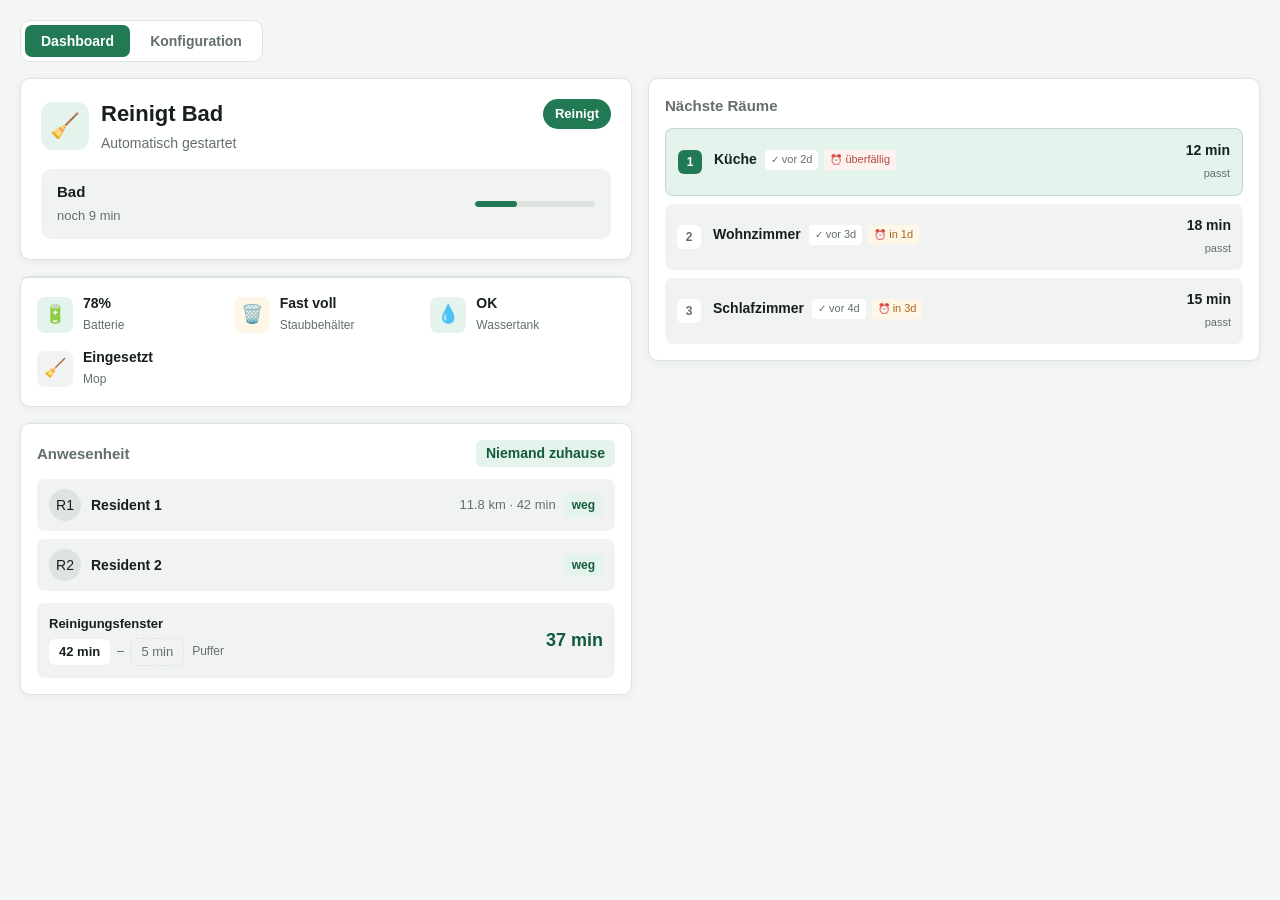
<file: dev/dashboard.html>
<!doctype html>
<html lang="de">
<head>
  <meta charset="utf-8">
  <meta name="viewport" content="width=device-width, initial-scale=1">
  <title>Vacuum Automation Dashboard (Dev)</title>
  <style>
    :root {
      --bg: #f4f6f5;
      --panel: #ffffff;
      --panel-soft: #f0f3f2;
      --ink: #17201b;
      --ink-muted: #63706a;
      --muted: #63706a;
      --line: #dde4e0;
      --accent: #227a55;
      --accent-soft: #e4f3ec;
      --accent-strong: #145b3d;
      --warning: #a76522;
      --warning-soft: #fef6e6;
      --danger: #b24c3d;
      --danger-soft: #fef2f0;
      --shadow: 0 2px 8px rgba(21, 32, 25, 0.06);
      --radius: 10px;
    }
    * { box-sizing: border-box; }
    body {
      margin: 0;
      color: var(--ink);
      font-family: -apple-system, BlinkMacSystemFont, "Segoe UI", Roboto, sans-serif;
      background: var(--bg);
      line-height: 1.4;
    }
    .shell {
      max-width: 1400px;
      margin: 0 auto;
      padding: 20px;
    }

    /* Tabs */
    .tabs {
      display: flex;
      gap: 4px;
      padding: 4px;
      margin-bottom: 16px;
      background: var(--panel);
      border: 1px solid var(--line);
      border-radius: var(--radius);
      width: fit-content;
    }
    .tab-button {
      border: 0;
      border-radius: 7px;
      padding: 8px 16px;
      background: transparent;
      color: var(--muted);
      font-size: 14px;
      font-weight: 600;
      cursor: pointer;
      transition: all 150ms ease;
    }
    .tab-button:hover { color: var(--ink); }
    .tab-button.active {
      background: var(--accent);
      color: white;
    }

    /* Dashboard Layout - Two Column */
    .dashboard-grid {
      display: grid;
      grid-template-columns: 1fr 1fr;
      grid-template-rows: auto auto;
      gap: 16px;
    }
    .dashboard-left {
      display: grid;
      gap: 16px;
      align-content: start;
    }
    .dashboard-right {
      display: grid;
      gap: 16px;
      align-content: start;
    }

    /* Cards */
    .card {
      background: var(--panel);
      border: 1px solid var(--line);
      border-radius: var(--radius);
      box-shadow: var(--shadow);
    }

    /* Hero Status Card */
    .hero-card {
      padding: 20px;
      display: grid;
      gap: 16px;
    }
    .hero-main {
      display: flex;
      align-items: flex-start;
      justify-content: space-between;
      gap: 16px;
    }
    .hero-status {
      display: flex;
      align-items: center;
      gap: 12px;
    }
    .status-icon {
      width: 48px;
      height: 48px;
      border-radius: 12px;
      display: grid;
      place-items: center;
      font-size: 24px;
    }
    .status-icon.cleaning { background: var(--accent-soft); }
    .status-icon.idle { background: var(--panel-soft); }
    .status-icon.error { background: var(--danger-soft); }
    .status-icon.charging { background: #e8f4fd; }
    .hero-text h1 {
      margin: 0;
      font-size: 22px;
      font-weight: 700;
    }
    .hero-text p {
      margin: 4px 0 0;
      color: var(--muted);
      font-size: 14px;
    }
    .hero-badge {
      padding: 6px 12px;
      border-radius: 20px;
      font-size: 13px;
      font-weight: 600;
      white-space: nowrap;
    }
    .hero-badge.active {
      background: var(--accent);
      color: white;
    }
    .hero-badge.idle {
      background: var(--panel-soft);
      color: var(--muted);
    }
    .hero-badge.error {
      background: var(--danger);
      color: white;
    }
    .hero-progress {
      background: var(--panel-soft);
      border-radius: var(--radius);
      padding: 12px 16px;
      display: flex;
      align-items: center;
      gap: 16px;
    }
    .progress-info {
      flex: 1;
      min-width: 0;
    }
    .progress-info strong {
      display: block;
      font-size: 15px;
      margin-bottom: 2px;
    }
    .progress-info span {
      color: var(--muted);
      font-size: 13px;
    }
    .progress-bar {
      width: 120px;
      height: 6px;
      background: var(--line);
      border-radius: 3px;
      overflow: hidden;
    }
    .progress-bar > span {
      display: block;
      height: 100%;
      background: var(--accent);
      border-radius: 3px;
      transition: width 300ms ease;
    }

    /* Robot Status */
    .robot-status {
      display: grid;
      grid-template-columns: repeat(auto-fit, minmax(140px, 1fr));
      gap: 12px;
      padding: 16px;
      border-top: 1px solid var(--line);
    }
    .robot-stat {
      display: flex;
      align-items: center;
      gap: 10px;
    }
    .robot-stat-icon {
      width: 36px;
      height: 36px;
      border-radius: 8px;
      background: var(--panel-soft);
      display: grid;
      place-items: center;
      font-size: 18px;
      flex-shrink: 0;
    }
    .robot-stat-icon.warning { background: var(--warning-soft); }
    .robot-stat-icon.error { background: var(--danger-soft); }
    .robot-stat-icon.ok { background: var(--accent-soft); }
    .robot-stat-text {
      min-width: 0;
    }
    .robot-stat-text strong {
      display: block;
      font-size: 14px;
      font-weight: 600;
    }
    .robot-stat-text span {
      color: var(--muted);
      font-size: 12px;
    }

    /* Presence Card */
    .presence-card {
      padding: 16px;
    }
    .presence-header {
      display: flex;
      align-items: center;
      justify-content: space-between;
      gap: 12px;
      margin-bottom: 12px;
    }
    .presence-header h2 {
      margin: 0;
      font-size: 15px;
      font-weight: 600;
      color: var(--muted);
    }
    .presence-summary {
      font-size: 14px;
      font-weight: 600;
      padding: 4px 10px;
      border-radius: 6px;
    }
    .presence-summary.clear {
      background: var(--accent-soft);
      color: var(--accent-strong);
    }
    .presence-summary.blocked {
      background: var(--danger-soft);
      color: var(--danger);
    }
    .presence-list {
      display: grid;
      gap: 8px;
    }
    .person-row {
      display: flex;
      align-items: center;
      justify-content: space-between;
      gap: 12px;
      padding: 10px 12px;
      background: var(--panel-soft);
      border-radius: 8px;
    }
    .person-info {
      display: flex;
      align-items: center;
      gap: 10px;
    }
    .person-avatar {
      width: 32px;
      height: 32px;
      border-radius: 50%;
      background: var(--line);
      display: grid;
      place-items: center;
      font-size: 14px;
    }
    .person-name {
      font-weight: 600;
      font-size: 14px;
    }
    .person-status {
      display: flex;
      align-items: center;
      gap: 8px;
      font-size: 13px;
      color: var(--muted);
    }

    /* Pills */
    .pill {
      display: inline-block;
      padding: 3px 8px;
      border-radius: 4px;
      font-size: 12px;
      font-weight: 600;
    }
    .pill.home { background: var(--danger-soft); color: var(--danger); }
    .pill.away { background: var(--accent-soft); color: var(--accent-strong); }

    /* Calculation Row - modern formula display */
    .calc-row {
      display: flex;
      align-items: center;
      gap: 6px;
      flex-wrap: wrap;
    }
    .calc-row .value {
      background: var(--panel);
      padding: 4px 10px;
      border-radius: 6px;
      font-weight: 600;
      font-size: 13px;
      color: var(--ink);
      white-space: nowrap;
    }
    .calc-row .value.muted {
      background: transparent;
      border: 1px dashed var(--line);
      color: var(--ink-muted);
      font-weight: 500;
    }
    .calc-row .op {
      color: var(--ink-muted);
      font-size: 14px;
      font-weight: 500;
    }
    .calc-row .label {
      color: var(--ink-muted);
      font-size: 12px;
      margin-left: 2px;
    }

    /* Time Window */
    .time-window {
      margin-top: 12px;
      padding: 12px;
      background: var(--panel-soft);
      border-radius: 8px;
      display: flex;
      align-items: center;
      justify-content: space-between;
      gap: 12px;
    }
    .time-window-info {
      display: grid;
      gap: 4px;
    }
    .time-window-label {
      font-size: 13px;
      font-weight: 600;
      color: var(--ink);
    }
    .time-window-detail {
      font-size: 12px;
      color: var(--muted);
    }
    .time-window-value {
      font-size: 18px;
      font-weight: 700;
      color: var(--accent-strong);
    }

    /* Room Queue */
    .queue-card {
      padding: 16px;
    }
    .queue-header {
      display: flex;
      align-items: center;
      justify-content: space-between;
      gap: 12px;
      margin-bottom: 12px;
    }
    .queue-header h2 {
      margin: 0;
      font-size: 15px;
      font-weight: 600;
      color: var(--muted);
    }
    .room-list {
      display: grid;
      gap: 8px;
    }
    .room-row {
      display: flex;
      align-items: center;
      gap: 12px;
      padding: 12px;
      background: var(--panel-soft);
      border-radius: 8px;
    }
    .room-row.next {
      background: var(--accent-soft);
      border: 1px solid rgba(34, 122, 85, 0.2);
    }
    .room-rank {
      width: 24px;
      height: 24px;
      border-radius: 6px;
      background: var(--panel);
      display: grid;
      place-items: center;
      font-size: 12px;
      font-weight: 700;
      color: var(--muted);
      flex-shrink: 0;
    }
    .room-row.next .room-rank {
      background: var(--accent);
      color: white;
    }
    .room-info {
      flex: 1;
      min-width: 0;
    }
    .room-header {
      display: flex;
      align-items: center;
      gap: 8px;
      flex-wrap: wrap;
      margin-bottom: 4px;
    }
    .room-name {
      font-weight: 600;
      font-size: 14px;
    }
    .room-tags {
      display: flex;
      gap: 6px;
      flex-wrap: wrap;
    }
    .room-tag {
      display: inline-flex;
      align-items: center;
      gap: 3px;
      padding: 2px 6px;
      border-radius: 4px;
      font-size: 11px;
      font-weight: 500;
      white-space: nowrap;
    }
    .room-tag.last {
      background: var(--panel);
      color: var(--muted);
    }
    .room-tag.due {
      background: var(--warning-soft);
      color: var(--warning);
    }
    .room-tag.overdue {
      background: var(--danger-soft);
      color: var(--danger);
    }
    .room-tag .icon {
      font-size: 10px;
    }
    .room-duration {
      text-align: right;
      flex-shrink: 0;
    }
    .room-duration strong {
      display: block;
      font-size: 14px;
    }
    .room-duration span {
      font-size: 11px;
      color: var(--muted);
    }

    /* Responsive */
    @media (max-width: 900px) {
      .dashboard-grid {
        grid-template-columns: 1fr;
      }
    }
    @media (max-width: 640px) {
      .shell { padding: 16px; }
      .hero-main { flex-direction: column; }
      .robot-status { grid-template-columns: 1fr 1fr; }
    }
  </style>
</head>
<body>
  <div class="shell">
    <nav class="tabs" aria-label="Dashboard sections">
      <button class="tab-button active" type="button">Dashboard</button>
      <button class="tab-button" type="button">Konfiguration</button>
    </nav>

    <div class="dashboard-grid">
      <!-- Left Column: Status & Robot -->
      <div class="dashboard-left">
        <!-- Hero Status Card -->
        <div class="card hero-card">
          <div class="hero-main">
            <div class="hero-status">
              <div class="status-icon cleaning">🧹</div>
              <div class="hero-text">
                <h1>Reinigt Bad</h1>
                <p>Automatisch gestartet</p>
              </div>
            </div>
            <div class="hero-badge active">Reinigt</div>
          </div>
          <div class="hero-progress">
            <div class="progress-info">
              <strong>Bad</strong>
              <span>noch 9 min</span>
            </div>
            <div class="progress-bar">
              <span style="width: 35%"></span>
            </div>
          </div>
        </div>

        <!-- Robot Status -->
        <div class="card">
          <div class="robot-status">
            <div class="robot-stat">
              <div class="robot-stat-icon ok">🔋</div>
              <div class="robot-stat-text">
                <strong>78%</strong>
                <span>Batterie</span>
              </div>
            </div>
            <div class="robot-stat">
              <div class="robot-stat-icon warning">🗑️</div>
              <div class="robot-stat-text">
                <strong>Fast voll</strong>
                <span>Staubbehälter</span>
              </div>
            </div>
            <div class="robot-stat">
              <div class="robot-stat-icon ok">💧</div>
              <div class="robot-stat-text">
                <strong>OK</strong>
                <span>Wassertank</span>
              </div>
            </div>
            <div class="robot-stat">
              <div class="robot-stat-icon">🧹</div>
              <div class="robot-stat-text">
                <strong>Eingesetzt</strong>
                <span>Mop</span>
              </div>
            </div>
          </div>
        </div>

        <!-- Presence Card -->
        <div class="card presence-card">
          <div class="presence-header">
            <h2>Anwesenheit</h2>
            <div class="presence-summary clear">Niemand zuhause</div>
          </div>

          <div class="presence-list">
            <div class="person-row">
              <div class="person-info">
                <div class="person-avatar">R1</div>
                <span class="person-name">Resident 1</span>
              </div>
              <div class="person-status">
                <span>11.8 km · 42 min</span>
                <span class="pill away">weg</span>
              </div>
            </div>
            <div class="person-row">
              <div class="person-info">
                <div class="person-avatar">R2</div>
                <span class="person-name">Resident 2</span>
              </div>
              <div class="person-status">
                <span class="pill away">weg</span>
              </div>
            </div>
          </div>

          <!-- Time Window with Calculation -->
          <div class="time-window">
            <div class="time-window-info">
              <span class="time-window-label">Reinigungsfenster</span>
              <div class="time-window-detail">
                <div class="calc-row">
                  <span class="value">42 min</span>
                  <span class="op">−</span>
                  <span class="value muted">5 min</span>
                  <span class="label">Puffer</span>
                </div>
              </div>
            </div>
            <span class="time-window-value">37 min</span>
          </div>
        </div>
      </div>

      <!-- Right Column: Room Queue -->
      <div class="dashboard-right">
        <div class="card queue-card">
          <div class="queue-header">
            <h2>Nächste Räume</h2>
          </div>
          <div class="room-list">
            <div class="room-row next">
              <div class="room-rank">1</div>
              <div class="room-info">
                <div class="room-header">
                  <span class="room-name">Küche</span>
                  <div class="room-tags">
                    <span class="room-tag last"><span class="icon">✓</span> vor 2d</span>
                    <span class="room-tag overdue"><span class="icon">⏰</span> überfällig</span>
                  </div>
                </div>
              </div>
              <div class="room-duration">
                <strong>12 min</strong>
                <span>passt</span>
              </div>
            </div>
            <div class="room-row">
              <div class="room-rank">2</div>
              <div class="room-info">
                <div class="room-header">
                  <span class="room-name">Wohnzimmer</span>
                  <div class="room-tags">
                    <span class="room-tag last"><span class="icon">✓</span> vor 3d</span>
                    <span class="room-tag due"><span class="icon">⏰</span> in 1d</span>
                  </div>
                </div>
              </div>
              <div class="room-duration">
                <strong>18 min</strong>
                <span>passt</span>
              </div>
            </div>
            <div class="room-row">
              <div class="room-rank">3</div>
              <div class="room-info">
                <div class="room-header">
                  <span class="room-name">Schlafzimmer</span>
                  <div class="room-tags">
                    <span class="room-tag last"><span class="icon">✓</span> vor 4d</span>
                    <span class="room-tag due"><span class="icon">⏰</span> in 3d</span>
                  </div>
                </div>
              </div>
              <div class="room-duration">
                <strong>15 min</strong>
                <span>passt</span>
              </div>
            </div>
          </div>
        </div>
      </div>
    </div>

  </div>
</body>
</html>
</file>
